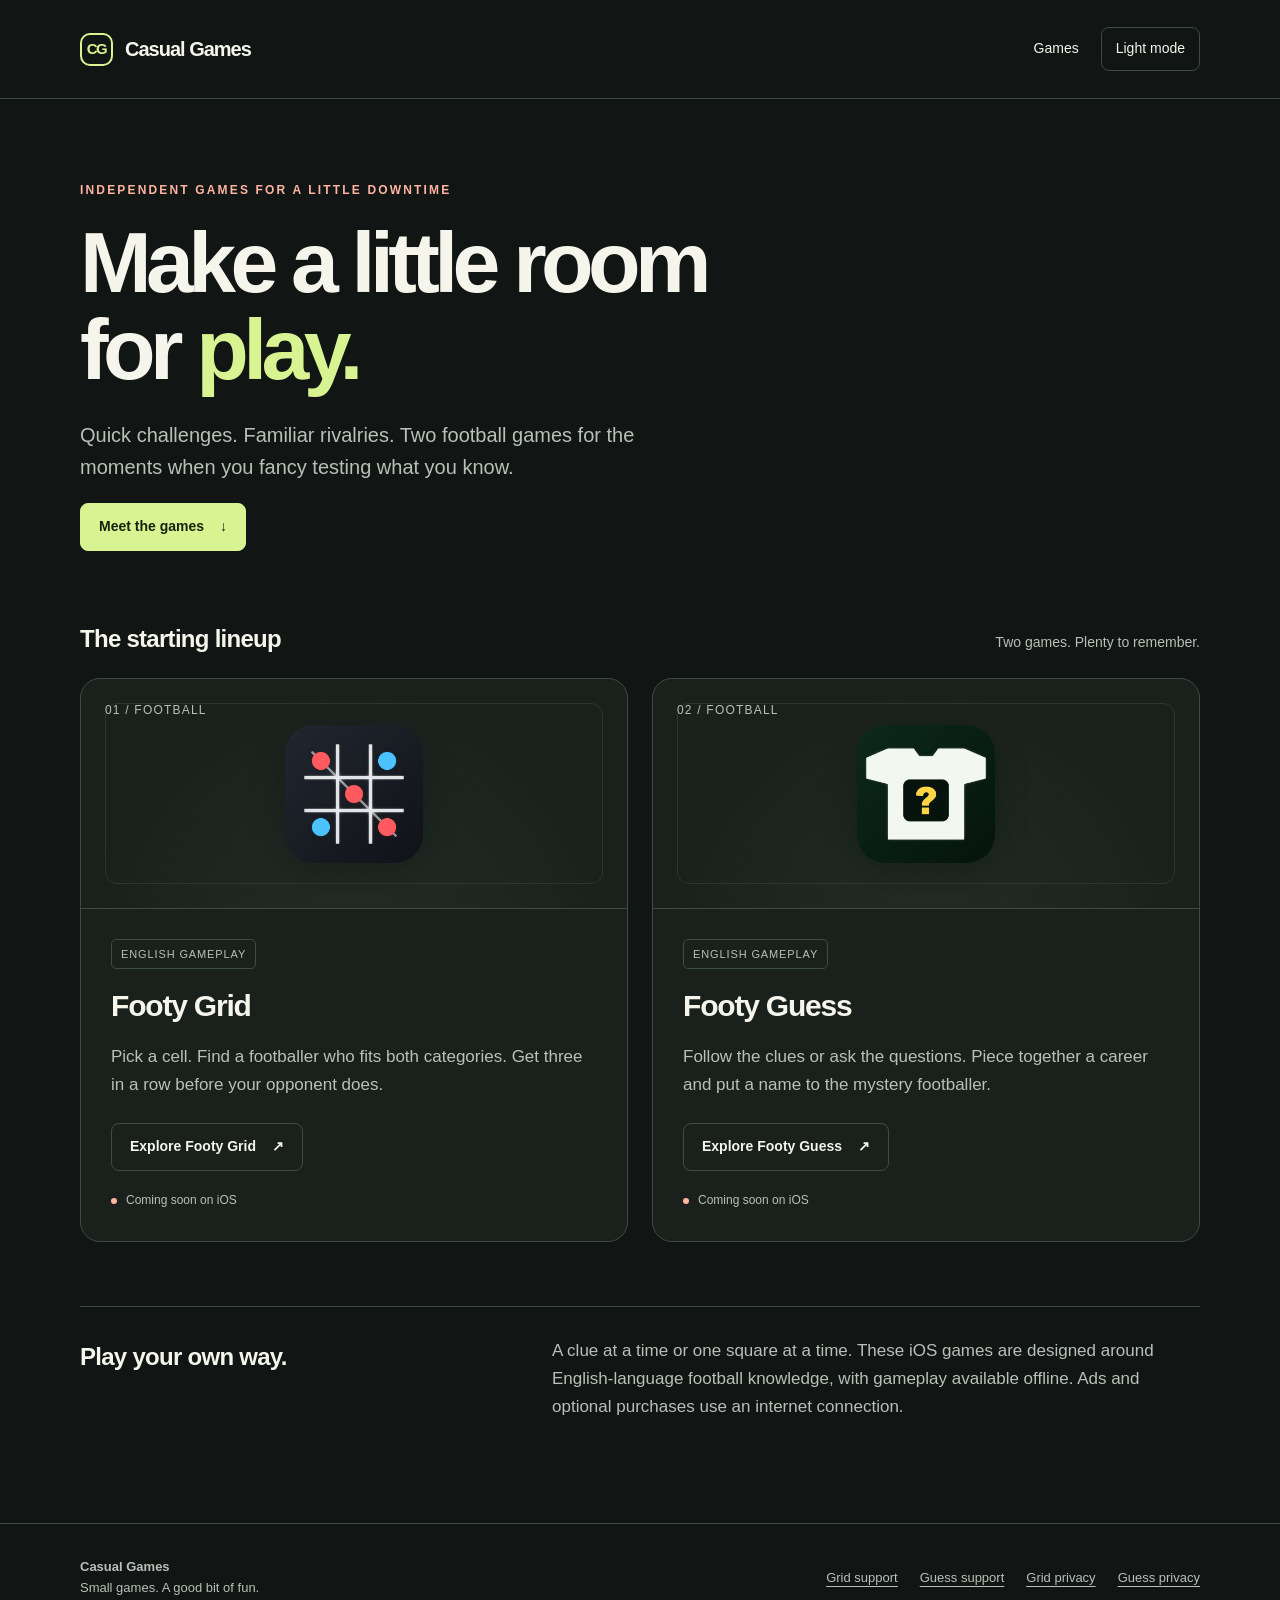
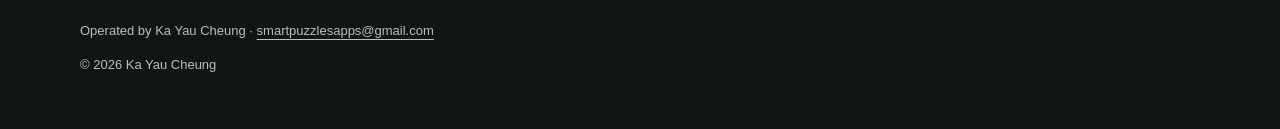
<file: index.html>
<!doctype html>
<html lang="en" data-theme="dark">
<head>
<meta charset="utf-8">
<meta name="viewport" content="width=device-width,initial-scale=1">
<meta name="color-scheme" content="dark light">
<meta name="robots" content="index,follow">
<meta name="description" content="Independent casual games from Ka Yau Cheung. Explore Footy Grid and Footy Guess, coming soon on iOS.">
<meta http-equiv="Content-Security-Policy" content="default-src 'none'; script-src 'self'; style-src 'self'; img-src 'self'; base-uri 'none'; form-action 'none'">
<title>A little room for play · Casual Games</title>
<link rel="canonical" href="https://smartpuzzles.github.io/casual-games/">
<link rel="icon" href="assets/favicon.svg" type="image/svg+xml">
<link rel="stylesheet" href="assets/site.css">
<script src="assets/theme.js"></script>
</head>
<body>
<a class="skip" href="#main">Skip to content</a>
<header class="site-header"><div class="wrap header-inner"><a class="brand" href="index.html" aria-label="Casual Games home"><span class="brand-mark" aria-hidden="true">CG</span>Casual Games</a><nav class="site-nav" aria-label="Main navigation"><a href="index.html#games">Games</a><button class="theme-toggle" type="button" data-theme-toggle hidden>Light mode</button></nav></div></header>
<main id="main" class="wrap">
<section class="hero"><div class="eyebrow">Independent games for a little downtime</div><h1>Make a little room<br>for <span>play.</span></h1><p>Quick challenges. Familiar rivalries. Two football games for the moments when you fancy testing what you know.</p><a class="button primary" href="#games">Meet the games <span aria-hidden="true">↓</span></a></section><section id="games" aria-labelledby="games-title"><div class="section-top"><h2 id="games-title">The starting lineup</h2><span class="small">Two games. Plenty to remember.</span></div><div class="game-grid"><article class="game-card"><div class="card-art"><span class="card-number">01 / FOOTBALL</span><img src="assets/footy-grid.png" width="138" height="138" alt="Footy Grid app icon"></div><div class="card-body"><span class="tag">English gameplay</span><h3>Footy Grid</h3><p>Pick a cell. Find a footballer who fits both categories. Get three in a row before your opponent does.</p><a class="button" href="footy-grid/">Explore Footy Grid <span aria-hidden="true">↗</span></a><div class="status">Coming soon on iOS</div></div></article><article class="game-card"><div class="card-art"><span class="card-number">02 / FOOTBALL</span><img src="assets/footy-guess.png" width="138" height="138" alt="Footy Guess app icon"></div><div class="card-body"><span class="tag">English gameplay</span><h3>Footy Guess</h3><p>Follow the clues or ask the questions. Piece together a career and put a name to the mystery footballer.</p><a class="button" href="footy-guess/">Explore Footy Guess <span aria-hidden="true">↗</span></a><div class="status">Coming soon on iOS</div></div></article></div></section><section class="quiet-section"><h2>Play your own way.</h2><p>A clue at a time or one square at a time. These iOS games are designed around English-language football knowledge, with gameplay available offline. Ads and optional purchases use an internet connection.</p></section>
</main>
<footer class="site-footer"><div class="wrap"><div class="footer-top"><div><strong>Casual Games</strong><br>Small games. A good bit of fun.</div><nav class="footer-links" aria-label="App information"><a href="footy-grid/support/">Grid support</a><a href="footy-guess/support/">Guess support</a><a href="footy-grid/privacy/">Grid privacy</a><a href="footy-guess/privacy/">Guess privacy</a></nav></div><p class="footer-contact">Operated by Ka Yau Cheung · <a href="mailto:smartpuzzlesapps@gmail.com">smartpuzzlesapps@gmail.com</a></p><p>© 2026 Ka Yau Cheung</p></div></footer>
</body>
</html>
</file>
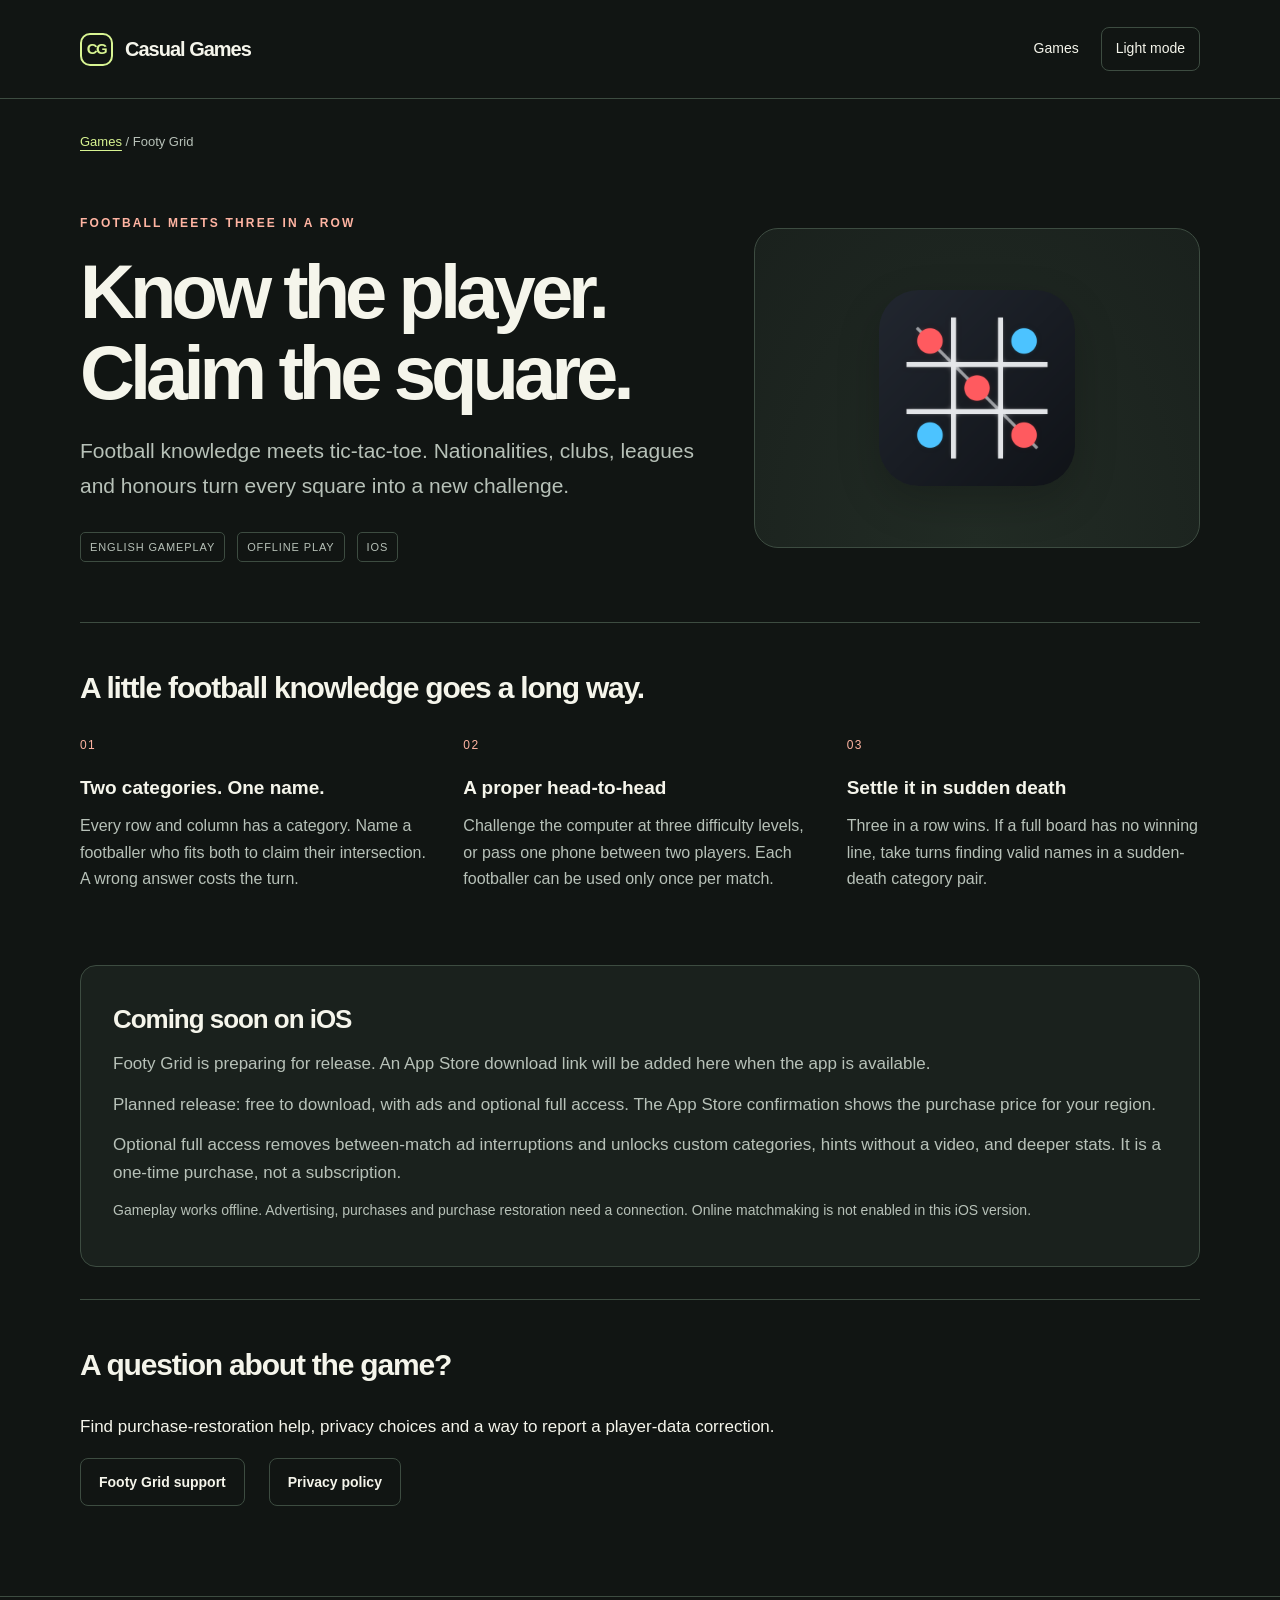
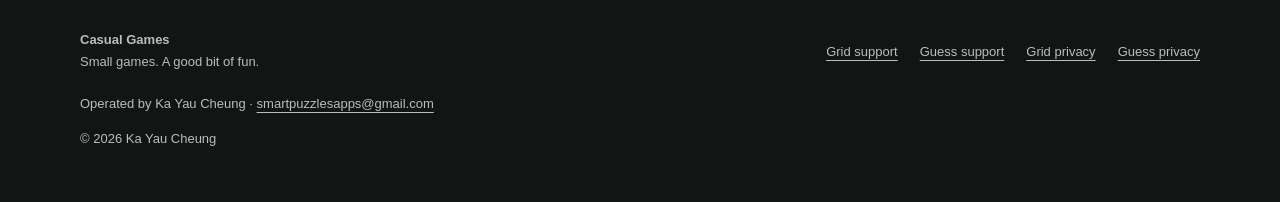
<file: footy-grid/index.html>
<!doctype html>
<html lang="en" data-theme="dark">
<head>
<meta charset="utf-8">
<meta name="viewport" content="width=device-width,initial-scale=1">
<meta name="color-scheme" content="dark light">
<meta name="robots" content="index,follow">
<meta name="description" content="Football knowledge meets tic-tac-toe. Nationalities, clubs, leagues and honours turn every square into a new challenge.">
<meta http-equiv="Content-Security-Policy" content="default-src 'none'; script-src 'self'; style-src 'self'; img-src 'self'; base-uri 'none'; form-action 'none'">
<title>Footy Grid · Casual Games</title>
<link rel="canonical" href="https://smartpuzzles.github.io/casual-games/footy-grid/">
<link rel="icon" href="../assets/favicon.svg" type="image/svg+xml">
<link rel="stylesheet" href="../assets/site.css">
<script src="../assets/theme.js"></script>
</head>
<body>
<a class="skip" href="#main">Skip to content</a>
<header class="site-header"><div class="wrap header-inner"><a class="brand" href="../index.html" aria-label="Casual Games home"><span class="brand-mark" aria-hidden="true">CG</span>Casual Games</a><nav class="site-nav" aria-label="Main navigation"><a href="../index.html#games">Games</a><button class="theme-toggle" type="button" data-theme-toggle hidden>Light mode</button></nav></div></header>
<main id="main" class="wrap">
<p class="breadcrumbs"><a href="../index.html#games">Games</a> / Footy Grid</p><section class="app-hero"><div><div class="eyebrow">Football meets three in a row</div><h1>Know the player.<br>Claim the square.</h1><p class="lead">Football knowledge meets tic-tac-toe. Nationalities, clubs, leagues and honours turn every square into a new challenge.</p><div class="meta-row"><span class="tag">English gameplay</span><span class="tag">Offline play</span><span class="tag">iOS</span></div></div><div class="app-icon-stage"><img src="../assets/footy-grid.png" width="196" height="196" alt="Footy Grid app icon"></div></section><section class="feature-section" aria-labelledby="how-to-play"><h2 id="how-to-play">A little football knowledge goes a long way.</h2><div class="feature-grid"><article><div class="feature-number">01</div><h3>Two categories. One name.</h3><p>Every row and column has a category. Name a footballer who fits both to claim their intersection. A wrong answer costs the turn.</p></article><article><div class="feature-number">02</div><h3>A proper head-to-head</h3><p>Challenge the computer at three difficulty levels, or pass one phone between two players. Each footballer can be used only once per match.</p></article><article><div class="feature-number">03</div><h3>Settle it in sudden death</h3><p>Three in a row wins. If a full board has no winning line, take turns finding valid names in a sudden-death category pair.</p></article></div></section><section class="availability" aria-labelledby="availability"><h2 id="availability">Coming soon on iOS</h2><p>Footy Grid is preparing for release. An App Store download link will be added here when the app is available.</p><p>Planned release: free to download, with ads and optional full access. The App Store confirmation shows the purchase price for your region.</p><p>Optional full access removes between-match ad interruptions and unlocks custom categories, hints without a video, and deeper stats. It is a one-time purchase, not a subscription.</p><p class="small">Gameplay works offline. Advertising, purchases and purchase restoration need a connection. Online matchmaking is not enabled in this iOS version.</p></section><section class="feature-section"><h2>A question about the game?</h2><p>Find purchase-restoration help, privacy choices and a way to report a player-data correction.</p><div class="link-row"><a class="button" href="support/">Footy Grid support</a><a class="button" href="privacy/">Privacy policy</a></div></section>
</main>
<footer class="site-footer"><div class="wrap"><div class="footer-top"><div><strong>Casual Games</strong><br>Small games. A good bit of fun.</div><nav class="footer-links" aria-label="App information"><a href="../footy-grid/support/">Grid support</a><a href="../footy-guess/support/">Guess support</a><a href="../footy-grid/privacy/">Grid privacy</a><a href="../footy-guess/privacy/">Guess privacy</a></nav></div><p class="footer-contact">Operated by Ka Yau Cheung · <a href="mailto:smartpuzzlesapps@gmail.com">smartpuzzlesapps@gmail.com</a></p><p>© 2026 Ka Yau Cheung</p></div></footer>
</body>
</html>
</file>
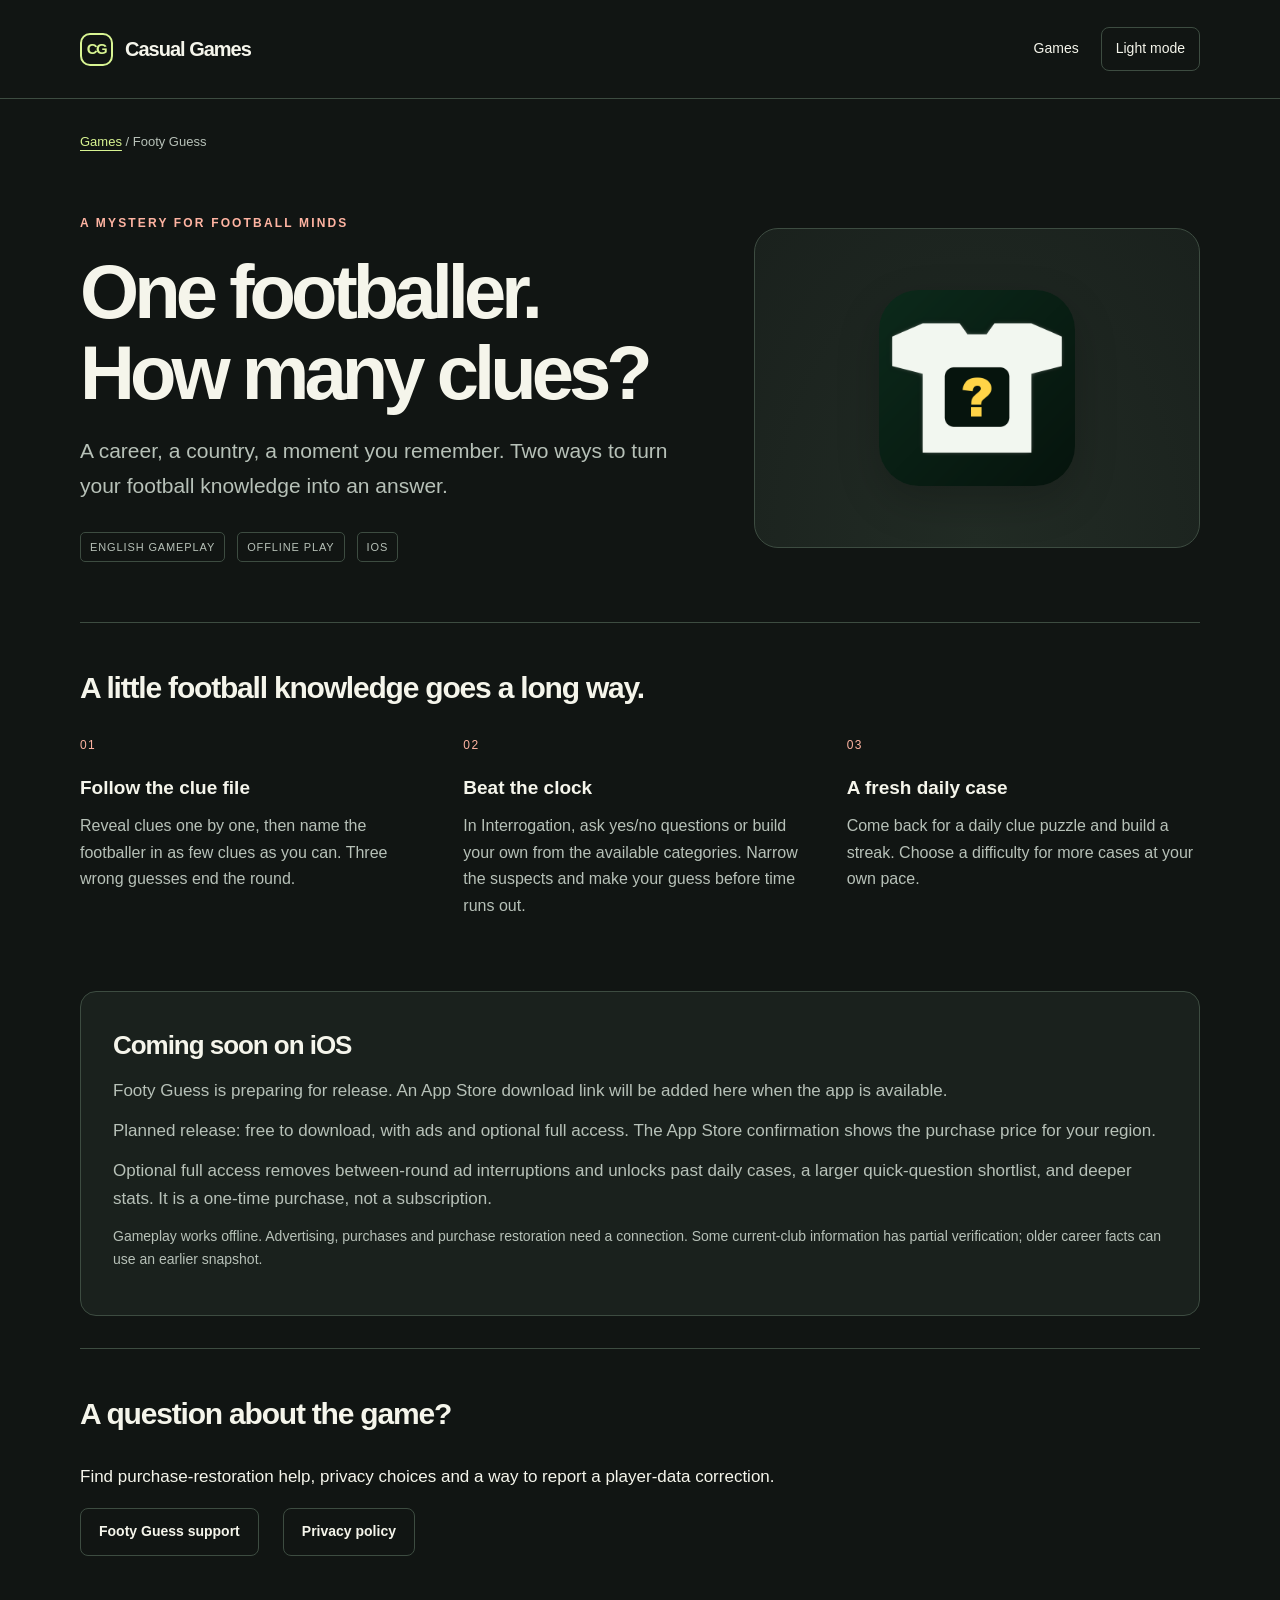
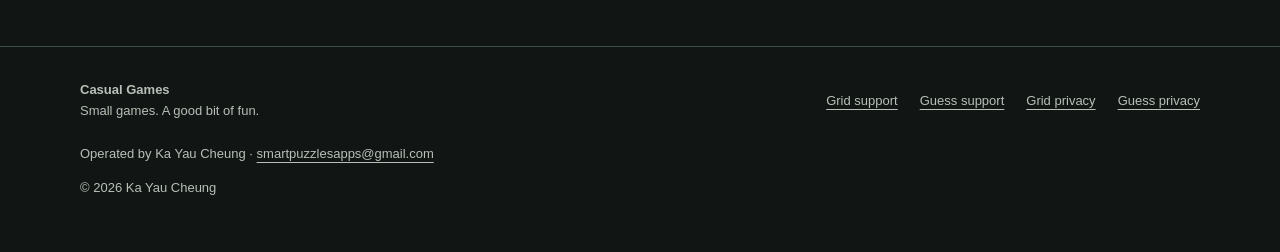
<file: footy-guess/index.html>
<!doctype html>
<html lang="en" data-theme="dark">
<head>
<meta charset="utf-8">
<meta name="viewport" content="width=device-width,initial-scale=1">
<meta name="color-scheme" content="dark light">
<meta name="robots" content="index,follow">
<meta name="description" content="A career, a country, a moment you remember. Two ways to turn your football knowledge into an answer.">
<meta http-equiv="Content-Security-Policy" content="default-src 'none'; script-src 'self'; style-src 'self'; img-src 'self'; base-uri 'none'; form-action 'none'">
<title>Footy Guess · Casual Games</title>
<link rel="canonical" href="https://smartpuzzles.github.io/casual-games/footy-guess/">
<link rel="icon" href="../assets/favicon.svg" type="image/svg+xml">
<link rel="stylesheet" href="../assets/site.css">
<script src="../assets/theme.js"></script>
</head>
<body>
<a class="skip" href="#main">Skip to content</a>
<header class="site-header"><div class="wrap header-inner"><a class="brand" href="../index.html" aria-label="Casual Games home"><span class="brand-mark" aria-hidden="true">CG</span>Casual Games</a><nav class="site-nav" aria-label="Main navigation"><a href="../index.html#games">Games</a><button class="theme-toggle" type="button" data-theme-toggle hidden>Light mode</button></nav></div></header>
<main id="main" class="wrap">
<p class="breadcrumbs"><a href="../index.html#games">Games</a> / Footy Guess</p><section class="app-hero"><div><div class="eyebrow">A mystery for football minds</div><h1>One footballer.<br>How many clues?</h1><p class="lead">A career, a country, a moment you remember. Two ways to turn your football knowledge into an answer.</p><div class="meta-row"><span class="tag">English gameplay</span><span class="tag">Offline play</span><span class="tag">iOS</span></div></div><div class="app-icon-stage"><img src="../assets/footy-guess.png" width="196" height="196" alt="Footy Guess app icon"></div></section><section class="feature-section" aria-labelledby="how-to-play"><h2 id="how-to-play">A little football knowledge goes a long way.</h2><div class="feature-grid"><article><div class="feature-number">01</div><h3>Follow the clue file</h3><p>Reveal clues one by one, then name the footballer in as few clues as you can. Three wrong guesses end the round.</p></article><article><div class="feature-number">02</div><h3>Beat the clock</h3><p>In Interrogation, ask yes/no questions or build your own from the available categories. Narrow the suspects and make your guess before time runs out.</p></article><article><div class="feature-number">03</div><h3>A fresh daily case</h3><p>Come back for a daily clue puzzle and build a streak. Choose a difficulty for more cases at your own pace.</p></article></div></section><section class="availability" aria-labelledby="availability"><h2 id="availability">Coming soon on iOS</h2><p>Footy Guess is preparing for release. An App Store download link will be added here when the app is available.</p><p>Planned release: free to download, with ads and optional full access. The App Store confirmation shows the purchase price for your region.</p><p>Optional full access removes between-round ad interruptions and unlocks past daily cases, a larger quick-question shortlist, and deeper stats. It is a one-time purchase, not a subscription.</p><p class="small">Gameplay works offline. Advertising, purchases and purchase restoration need a connection. Some current-club information has partial verification; older career facts can use an earlier snapshot.</p></section><section class="feature-section"><h2>A question about the game?</h2><p>Find purchase-restoration help, privacy choices and a way to report a player-data correction.</p><div class="link-row"><a class="button" href="support/">Footy Guess support</a><a class="button" href="privacy/">Privacy policy</a></div></section>
</main>
<footer class="site-footer"><div class="wrap"><div class="footer-top"><div><strong>Casual Games</strong><br>Small games. A good bit of fun.</div><nav class="footer-links" aria-label="App information"><a href="../footy-grid/support/">Grid support</a><a href="../footy-guess/support/">Guess support</a><a href="../footy-grid/privacy/">Grid privacy</a><a href="../footy-guess/privacy/">Guess privacy</a></nav></div><p class="footer-contact">Operated by Ka Yau Cheung · <a href="mailto:smartpuzzlesapps@gmail.com">smartpuzzlesapps@gmail.com</a></p><p>© 2026 Ka Yau Cheung</p></div></footer>
</body>
</html>
</file>
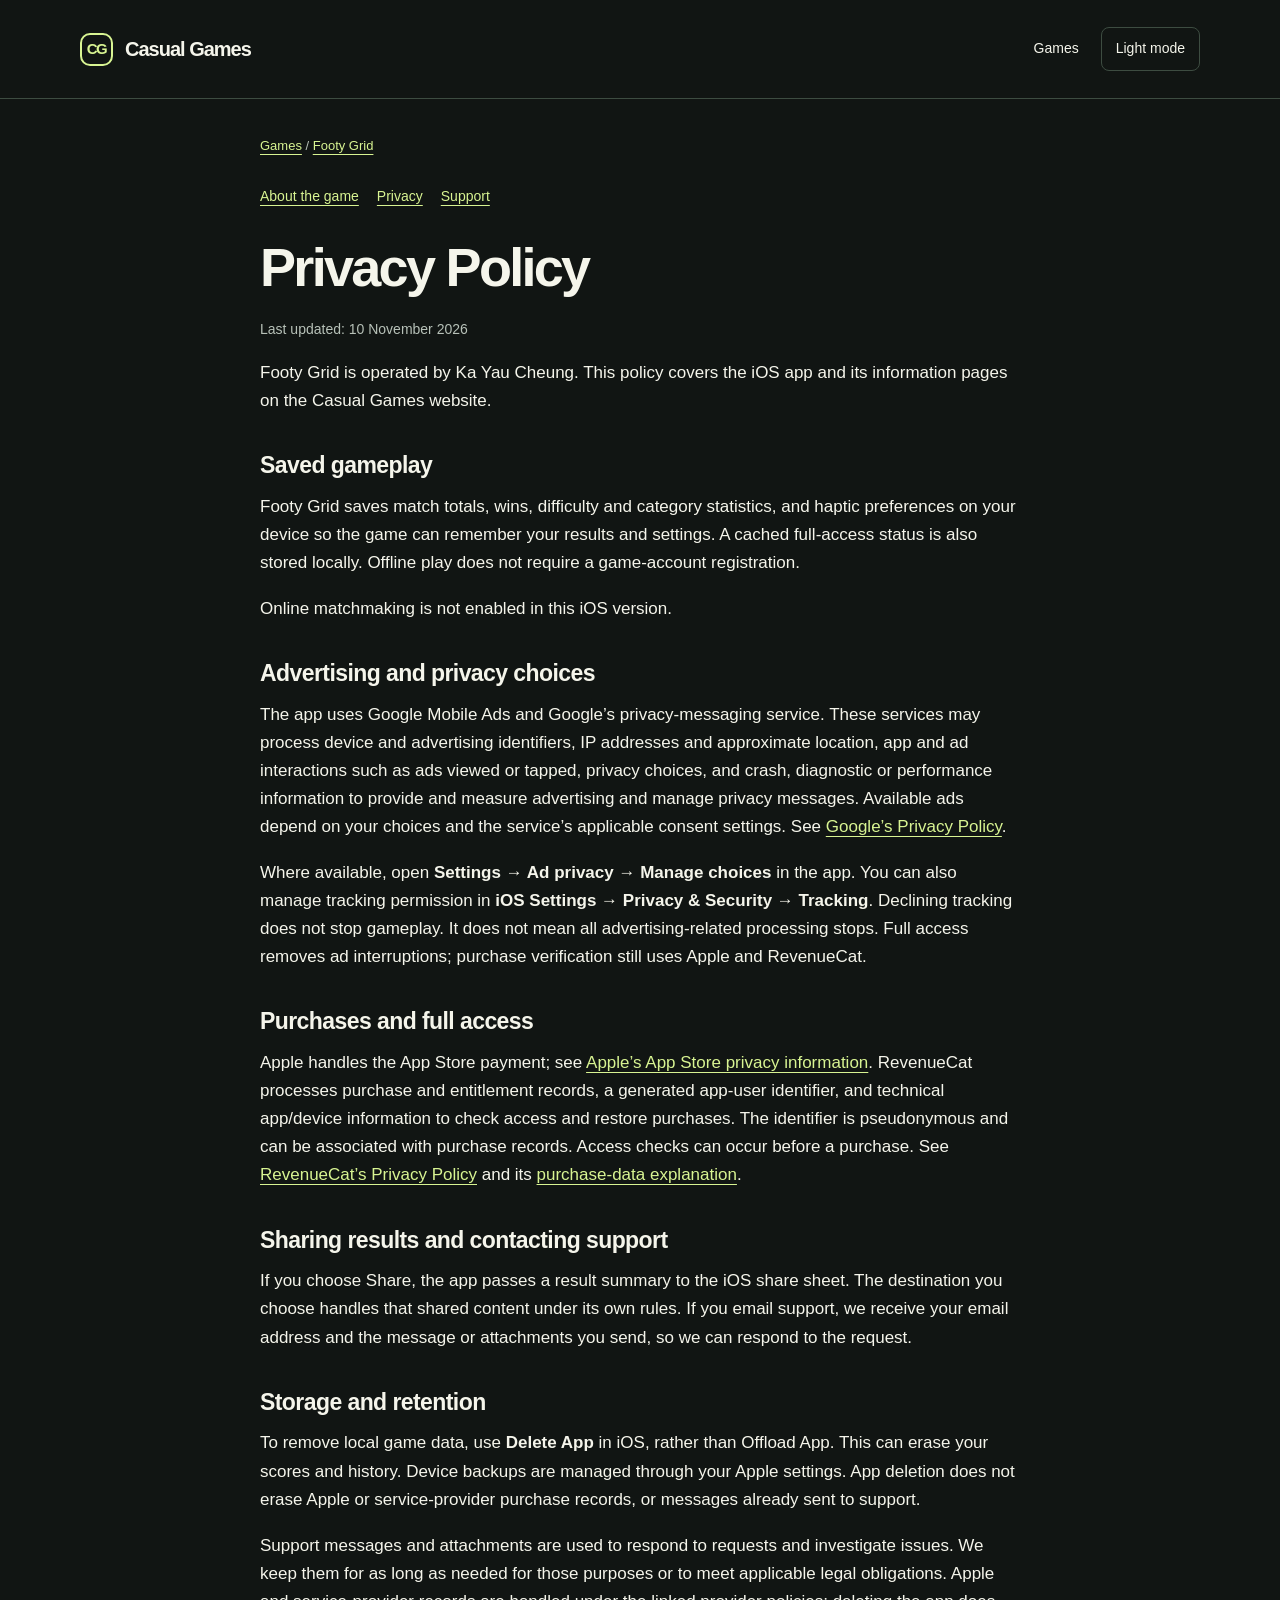
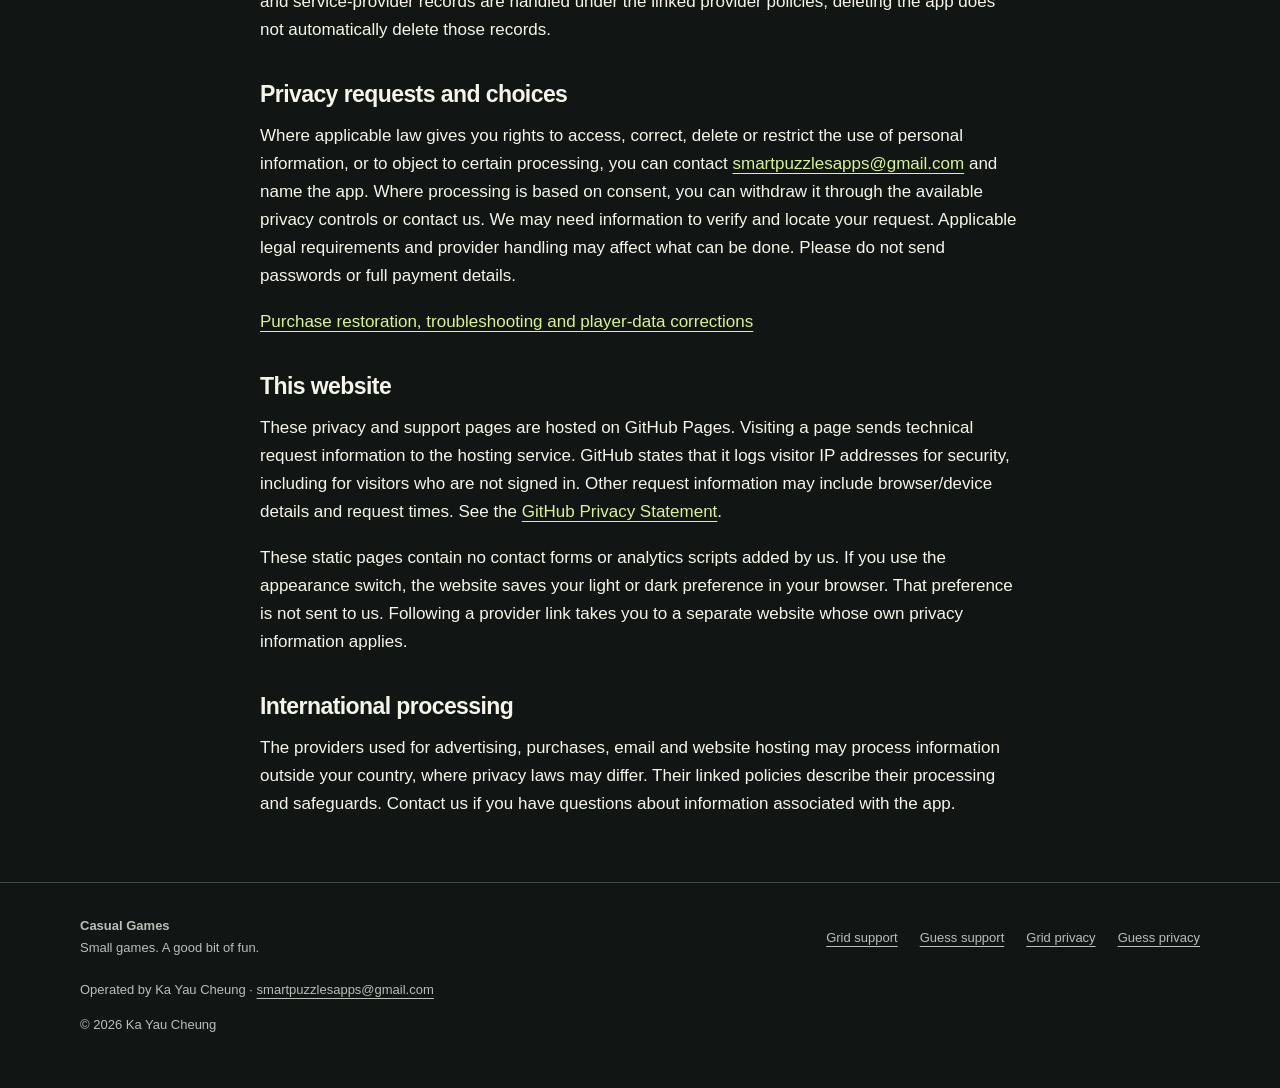
<file: footy-grid/privacy/index.html>
<!doctype html>
<html lang="en" data-theme="dark">
<head>
<meta charset="utf-8">
<meta name="viewport" content="width=device-width,initial-scale=1">
<meta name="color-scheme" content="dark light">
<meta name="robots" content="index,follow">
<meta name="description" content="Footy Grid privacy information for the iOS app, operated by Ka Yau Cheung.">
<meta http-equiv="Content-Security-Policy" content="default-src 'none'; script-src 'self'; style-src 'self'; img-src 'self'; base-uri 'none'; form-action 'none'">
<title>Footy Grid — Privacy · Casual Games</title>
<link rel="canonical" href="https://smartpuzzles.github.io/casual-games/footy-grid/privacy/">
<link rel="icon" href="../../assets/favicon.svg" type="image/svg+xml">
<link rel="stylesheet" href="../../assets/site.css">
<script src="../../assets/theme.js"></script>
</head>
<body>
<a class="skip" href="#main">Skip to content</a>
<header class="site-header"><div class="wrap header-inner"><a class="brand" href="../../index.html" aria-label="Casual Games home"><span class="brand-mark" aria-hidden="true">CG</span>Casual Games</a><nav class="site-nav" aria-label="Main navigation"><a href="../../index.html#games">Games</a><button class="theme-toggle" type="button" data-theme-toggle hidden>Light mode</button></nav></div></header>
<main id="main" class="wrap legal">
<p class="breadcrumbs"><a href="../../index.html#games">Games</a> / <a href="../">Footy Grid</a></p><nav class="legal-nav" aria-label="Footy Grid information"><a href="../">About the game</a><a href="../privacy/">Privacy</a><a href="../support/">Support</a></nav><h1>Privacy Policy</h1>
<p class="intro">Last updated: 10 November 2026</p>
<p>Footy Grid is operated by Ka Yau Cheung. This policy covers the iOS app and its information pages on the Casual Games website.</p>
<h2>Saved gameplay</h2>
<p>Footy Grid saves match totals, wins, difficulty and category statistics, and haptic preferences on your device so the game can remember your results and settings. A cached full-access status is also stored locally. Offline play does not require a game-account registration.</p>
<p>Online matchmaking is not enabled in this iOS version.</p>
<h2>Advertising and privacy choices</h2>
<p>The app uses Google Mobile Ads and Google’s privacy-messaging service. These services may process device and advertising identifiers, IP addresses and approximate location, app and ad interactions such as ads viewed or tapped, privacy choices, and crash, diagnostic or performance information to provide and measure advertising and manage privacy messages. Available ads depend on your choices and the service’s applicable consent settings. See <a href="https://policies.google.com/privacy" rel="noreferrer">Google’s Privacy Policy</a>.</p>
<p>Where available, open <strong>Settings → Ad privacy → Manage choices</strong> in the app. You can also manage tracking permission in <strong>iOS Settings → Privacy &amp; Security → Tracking</strong>. Declining tracking does not stop gameplay. It does not mean all advertising-related processing stops. Full access removes ad interruptions; purchase verification still uses Apple and RevenueCat.</p>
<h2>Purchases and full access</h2>
<p>Apple handles the App Store payment; see <a href="https://www.apple.com/legal/privacy/data/en/app-store/" rel="noreferrer">Apple’s App Store privacy information</a>. RevenueCat processes purchase and entitlement records, a generated app-user identifier, and technical app/device information to check access and restore purchases. The identifier is pseudonymous and can be associated with purchase records. Access checks can occur before a purchase. See <a href="https://www.revenuecat.com/privacy" rel="noreferrer">RevenueCat’s Privacy Policy</a> and its <a href="https://www.revenuecat.com/docs/platform-resources/apple-platform-resources/apple-app-privacy" rel="noreferrer">purchase-data explanation</a>.</p>
<h2>Sharing results and contacting support</h2>
<p>If you choose Share, the app passes a result summary to the iOS share sheet. The destination you choose handles that shared content under its own rules. If you email support, we receive your email address and the message or attachments you send, so we can respond to the request.</p>
<h2>Storage and retention</h2>
<p>To remove local game data, use <strong>Delete App</strong> in iOS, rather than Offload App. This can erase your scores and history. Device backups are managed through your Apple settings. App deletion does not erase Apple or service-provider purchase records, or messages already sent to support.</p>
<p>Support messages and attachments are used to respond to requests and investigate issues. We keep them for as long as needed for those purposes or to meet applicable legal obligations. Apple and service-provider records are handled under the linked provider policies; deleting the app does not automatically delete those records.</p>
<h2>Privacy requests and choices</h2>
<p>Where applicable law gives you rights to access, correct, delete or restrict the use of personal information, or to object to certain processing, you can contact <a class="contact" href="mailto:smartpuzzlesapps@gmail.com">smartpuzzlesapps@gmail.com</a> and name the app. Where processing is based on consent, you can withdraw it through the available privacy controls or contact us. We may need information to verify and locate your request. Applicable legal requirements and provider handling may affect what can be done. Please do not send passwords or full payment details.</p>
<p><a href="../support/">Purchase restoration, troubleshooting and player-data corrections</a></p>

<h2>This website</h2>
<p>These privacy and support pages are hosted on GitHub Pages. Visiting a page sends technical request information to the hosting service. GitHub states that it logs visitor IP addresses for security, including for visitors who are not signed in. Other request information may include browser/device details and request times. See the <a href="https://docs.github.com/en/site-policy/privacy-policies/github-general-privacy-statement" rel="noreferrer">GitHub Privacy Statement</a>.</p>
<p>These static pages contain no contact forms or analytics scripts added by us. If you use the appearance switch, the website saves your light or dark preference in your browser. That preference is not sent to us. Following a provider link takes you to a separate website whose own privacy information applies.</p>
<h2>International processing</h2>
<p>The providers used for advertising, purchases, email and website hosting may process information outside your country, where privacy laws may differ. Their linked policies describe their processing and safeguards. Contact us if you have questions about information associated with the app.</p>
</main>
<footer class="site-footer"><div class="wrap"><div class="footer-top"><div><strong>Casual Games</strong><br>Small games. A good bit of fun.</div><nav class="footer-links" aria-label="App information"><a href="../../footy-grid/support/">Grid support</a><a href="../../footy-guess/support/">Guess support</a><a href="../../footy-grid/privacy/">Grid privacy</a><a href="../../footy-guess/privacy/">Guess privacy</a></nav></div><p class="footer-contact">Operated by Ka Yau Cheung · <a href="mailto:smartpuzzlesapps@gmail.com">smartpuzzlesapps@gmail.com</a></p><p>© 2026 Ka Yau Cheung</p></div></footer>
</body>
</html>
</file>
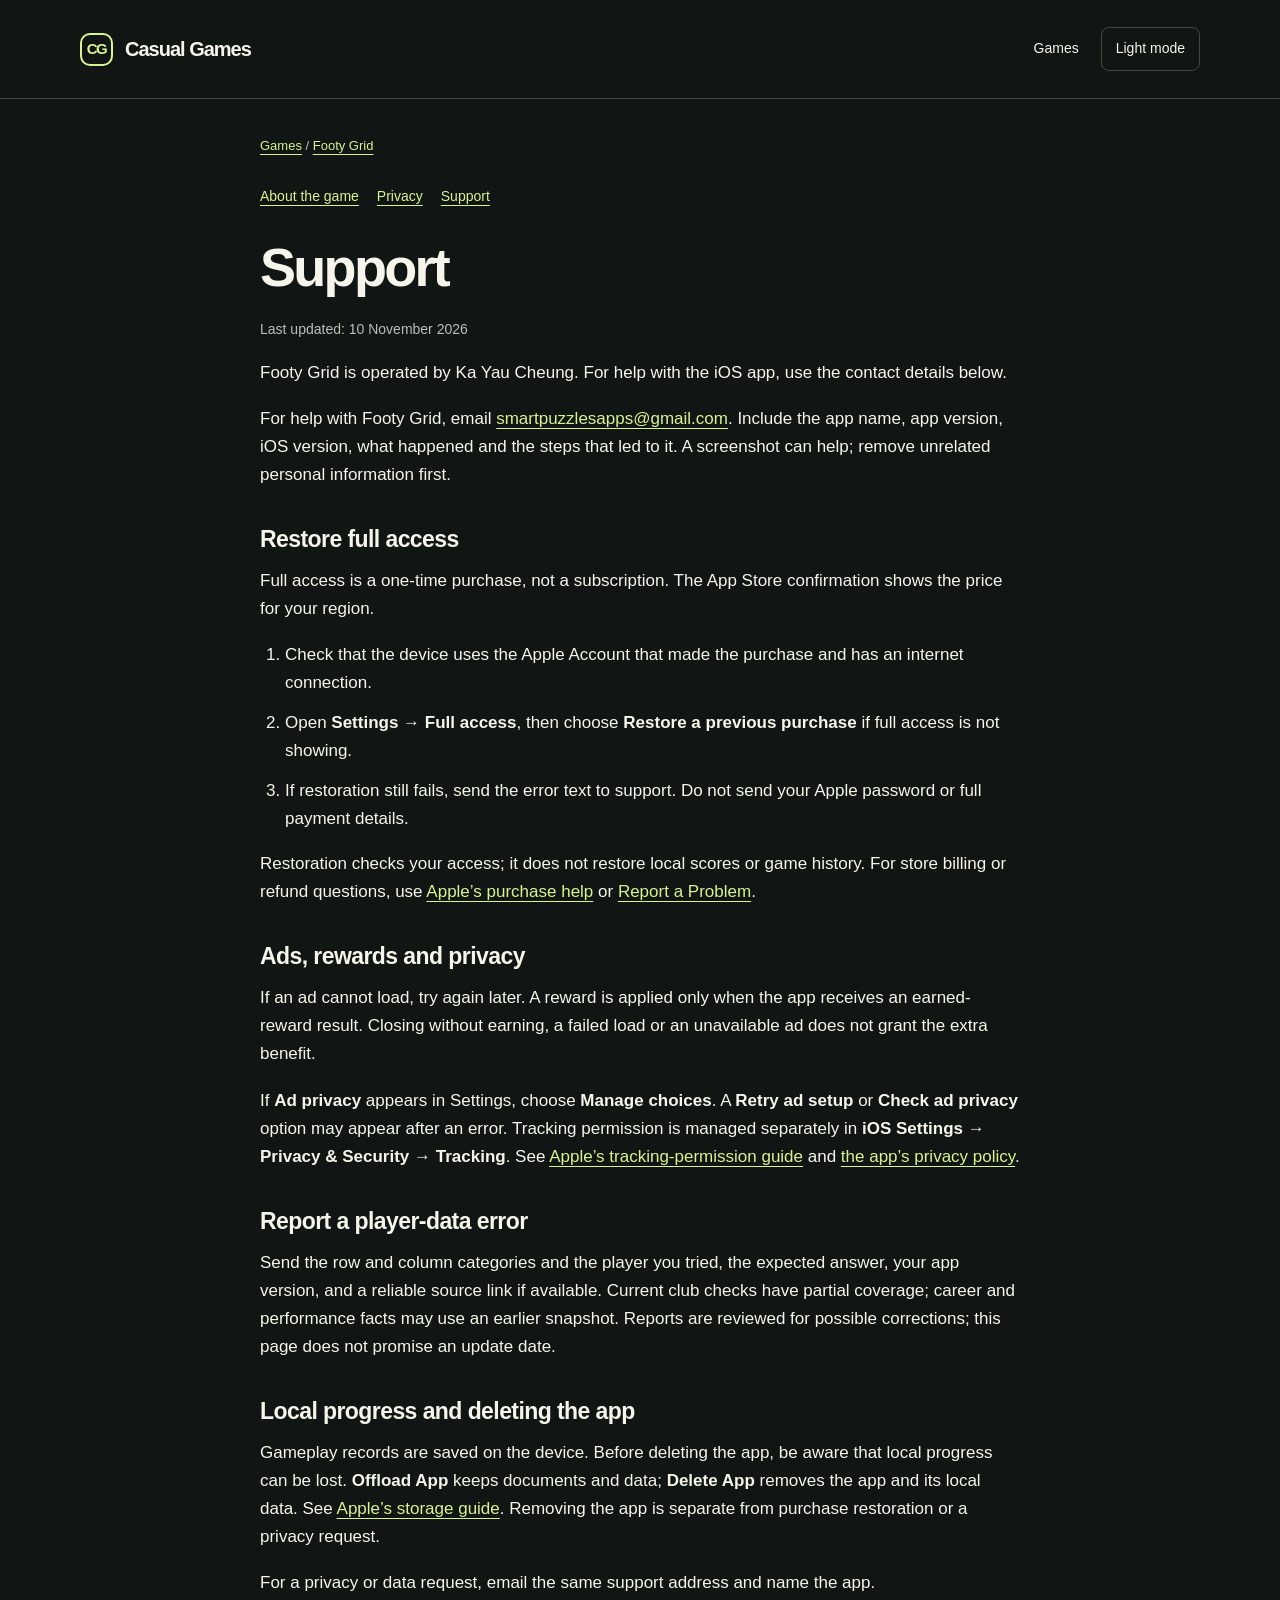
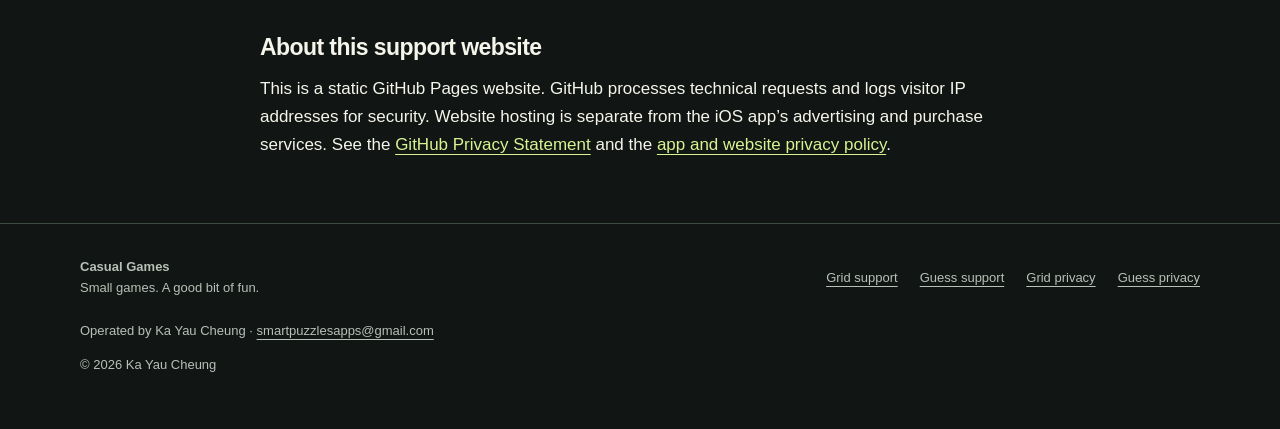
<file: footy-grid/support/index.html>
<!doctype html>
<html lang="en" data-theme="dark">
<head>
<meta charset="utf-8">
<meta name="viewport" content="width=device-width,initial-scale=1">
<meta name="color-scheme" content="dark light">
<meta name="robots" content="index,follow">
<meta name="description" content="Footy Grid support information for the iOS app, operated by Ka Yau Cheung.">
<meta http-equiv="Content-Security-Policy" content="default-src 'none'; script-src 'self'; style-src 'self'; img-src 'self'; base-uri 'none'; form-action 'none'">
<title>Footy Grid — Support · Casual Games</title>
<link rel="canonical" href="https://smartpuzzles.github.io/casual-games/footy-grid/support/">
<link rel="icon" href="../../assets/favicon.svg" type="image/svg+xml">
<link rel="stylesheet" href="../../assets/site.css">
<script src="../../assets/theme.js"></script>
</head>
<body>
<a class="skip" href="#main">Skip to content</a>
<header class="site-header"><div class="wrap header-inner"><a class="brand" href="../../index.html" aria-label="Casual Games home"><span class="brand-mark" aria-hidden="true">CG</span>Casual Games</a><nav class="site-nav" aria-label="Main navigation"><a href="../../index.html#games">Games</a><button class="theme-toggle" type="button" data-theme-toggle hidden>Light mode</button></nav></div></header>
<main id="main" class="wrap legal">
<p class="breadcrumbs"><a href="../../index.html#games">Games</a> / <a href="../">Footy Grid</a></p><nav class="legal-nav" aria-label="Footy Grid information"><a href="../">About the game</a><a href="../privacy/">Privacy</a><a href="../support/">Support</a></nav><h1>Support</h1>
<p class="intro">Last updated: 10 November 2026</p>
<p>Footy Grid is operated by Ka Yau Cheung. For help with the iOS app, use the contact details below.</p>
<p>For help with Footy Grid, email <a class="contact" href="mailto:smartpuzzlesapps@gmail.com">smartpuzzlesapps@gmail.com</a>. Include the app name, app version, iOS version, what happened and the steps that led to it. A screenshot can help; remove unrelated personal information first.</p>
<h2>Restore full access</h2>
<p>Full access is a one-time purchase, not a subscription. The App Store confirmation shows the price for your region.</p>
<ol><li>Check that the device uses the Apple Account that made the purchase and has an internet connection.</li><li>Open <strong>Settings → Full access</strong>, then choose <strong>Restore a previous purchase</strong> if full access is not showing.</li><li>If restoration still fails, send the error text to support. Do not send your Apple password or full payment details.</li></ol>
<p>Restoration checks your access; it does not restore local scores or game history. For store billing or refund questions, use <a href="https://support.apple.com/en-us/108096" rel="noreferrer">Apple’s purchase help</a> or <a href="https://reportaproblem.apple.com/" rel="noreferrer">Report a Problem</a>.</p>
<h2>Ads, rewards and privacy</h2>
<p>If an ad cannot load, try again later. A reward is applied only when the app receives an earned-reward result. Closing without earning, a failed load or an unavailable ad does not grant the extra benefit.</p>
<p>If <strong>Ad privacy</strong> appears in Settings, choose <strong>Manage choices</strong>. A <strong>Retry ad setup</strong> or <strong>Check ad privacy</strong> option may appear after an error. Tracking permission is managed separately in <strong>iOS Settings → Privacy &amp; Security → Tracking</strong>. See <a href="https://support.apple.com/en-gb/102420" rel="noreferrer">Apple’s tracking-permission guide</a> and <a href="../privacy/">the app’s privacy policy</a>.</p>
<h2>Report a player-data error</h2>
<p>Send the row and column categories and the player you tried, the expected answer, your app version, and a reliable source link if available. Current club checks have partial coverage; career and performance facts may use an earlier snapshot. Reports are reviewed for possible corrections; this page does not promise an update date.</p>
<h2>Local progress and deleting the app</h2>
<p>Gameplay records are saved on the device. Before deleting the app, be aware that local progress can be lost. <strong>Offload App</strong> keeps documents and data; <strong>Delete App</strong> removes the app and its local data. See <a href="https://support.apple.com/en-us/108429" rel="noreferrer">Apple’s storage guide</a>. Removing the app is separate from purchase restoration or a privacy request.</p>
<p>For a privacy or data request, email the same support address and name the app. </p>
<h2>About this support website</h2>
<p>This is a static GitHub Pages website. GitHub processes technical requests and logs visitor IP addresses for security. Website hosting is separate from the iOS app’s advertising and purchase services. See the <a href="https://docs.github.com/en/site-policy/privacy-policies/github-general-privacy-statement" rel="noreferrer">GitHub Privacy Statement</a> and the <a href="../privacy/">app and website privacy policy</a>.</p>
</main>
<footer class="site-footer"><div class="wrap"><div class="footer-top"><div><strong>Casual Games</strong><br>Small games. A good bit of fun.</div><nav class="footer-links" aria-label="App information"><a href="../../footy-grid/support/">Grid support</a><a href="../../footy-guess/support/">Guess support</a><a href="../../footy-grid/privacy/">Grid privacy</a><a href="../../footy-guess/privacy/">Guess privacy</a></nav></div><p class="footer-contact">Operated by Ka Yau Cheung · <a href="mailto:smartpuzzlesapps@gmail.com">smartpuzzlesapps@gmail.com</a></p><p>© 2026 Ka Yau Cheung</p></div></footer>
</body>
</html>
</file>
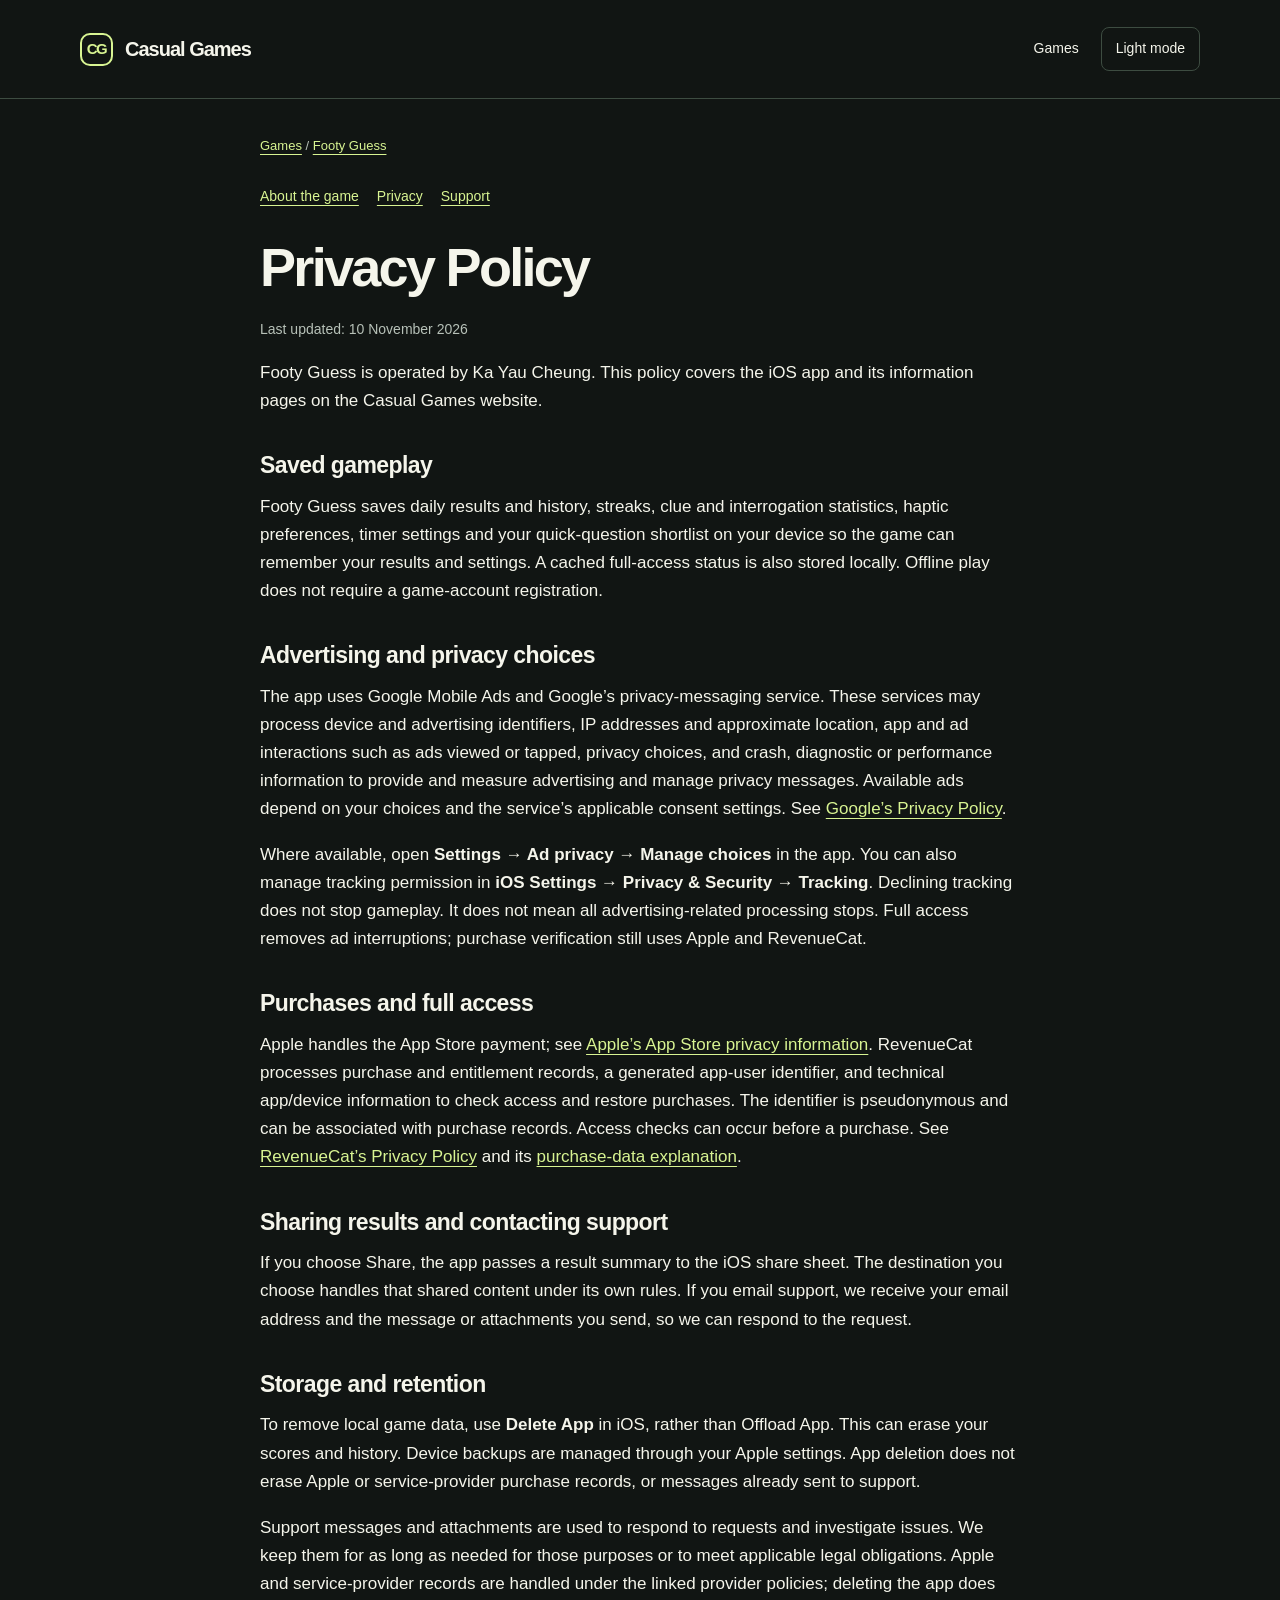
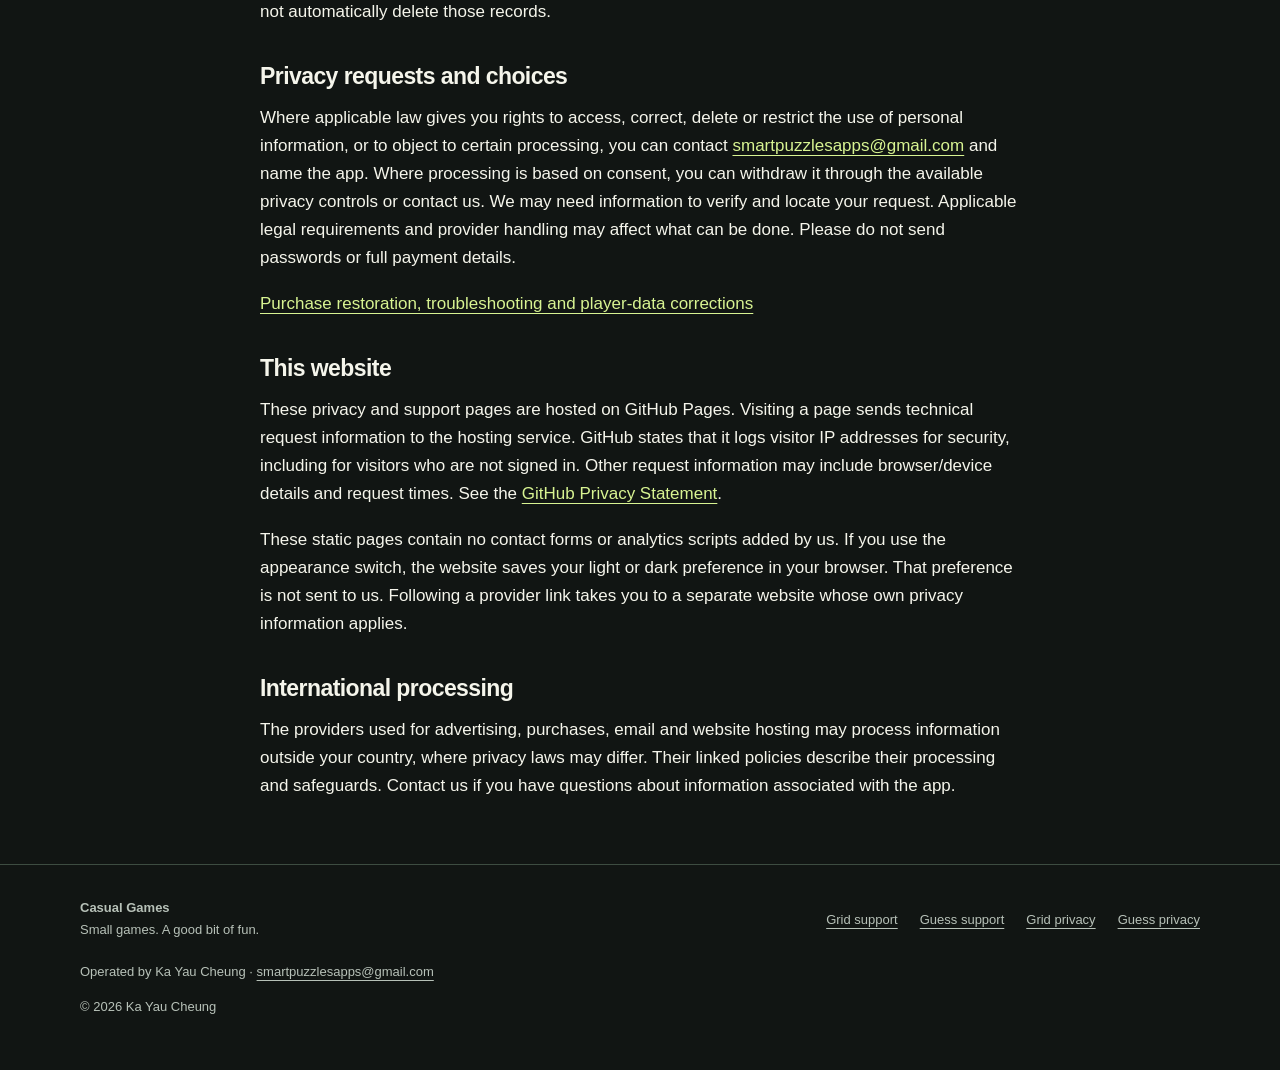
<file: footy-guess/privacy/index.html>
<!doctype html>
<html lang="en" data-theme="dark">
<head>
<meta charset="utf-8">
<meta name="viewport" content="width=device-width,initial-scale=1">
<meta name="color-scheme" content="dark light">
<meta name="robots" content="index,follow">
<meta name="description" content="Footy Guess privacy information for the iOS app, operated by Ka Yau Cheung.">
<meta http-equiv="Content-Security-Policy" content="default-src 'none'; script-src 'self'; style-src 'self'; img-src 'self'; base-uri 'none'; form-action 'none'">
<title>Footy Guess — Privacy · Casual Games</title>
<link rel="canonical" href="https://smartpuzzles.github.io/casual-games/footy-guess/privacy/">
<link rel="icon" href="../../assets/favicon.svg" type="image/svg+xml">
<link rel="stylesheet" href="../../assets/site.css">
<script src="../../assets/theme.js"></script>
</head>
<body>
<a class="skip" href="#main">Skip to content</a>
<header class="site-header"><div class="wrap header-inner"><a class="brand" href="../../index.html" aria-label="Casual Games home"><span class="brand-mark" aria-hidden="true">CG</span>Casual Games</a><nav class="site-nav" aria-label="Main navigation"><a href="../../index.html#games">Games</a><button class="theme-toggle" type="button" data-theme-toggle hidden>Light mode</button></nav></div></header>
<main id="main" class="wrap legal">
<p class="breadcrumbs"><a href="../../index.html#games">Games</a> / <a href="../">Footy Guess</a></p><nav class="legal-nav" aria-label="Footy Guess information"><a href="../">About the game</a><a href="../privacy/">Privacy</a><a href="../support/">Support</a></nav><h1>Privacy Policy</h1>
<p class="intro">Last updated: 10 November 2026</p>
<p>Footy Guess is operated by Ka Yau Cheung. This policy covers the iOS app and its information pages on the Casual Games website.</p>
<h2>Saved gameplay</h2>
<p>Footy Guess saves daily results and history, streaks, clue and interrogation statistics, haptic preferences, timer settings and your quick-question shortlist on your device so the game can remember your results and settings. A cached full-access status is also stored locally. Offline play does not require a game-account registration.</p>

<h2>Advertising and privacy choices</h2>
<p>The app uses Google Mobile Ads and Google’s privacy-messaging service. These services may process device and advertising identifiers, IP addresses and approximate location, app and ad interactions such as ads viewed or tapped, privacy choices, and crash, diagnostic or performance information to provide and measure advertising and manage privacy messages. Available ads depend on your choices and the service’s applicable consent settings. See <a href="https://policies.google.com/privacy" rel="noreferrer">Google’s Privacy Policy</a>.</p>
<p>Where available, open <strong>Settings → Ad privacy → Manage choices</strong> in the app. You can also manage tracking permission in <strong>iOS Settings → Privacy &amp; Security → Tracking</strong>. Declining tracking does not stop gameplay. It does not mean all advertising-related processing stops. Full access removes ad interruptions; purchase verification still uses Apple and RevenueCat.</p>
<h2>Purchases and full access</h2>
<p>Apple handles the App Store payment; see <a href="https://www.apple.com/legal/privacy/data/en/app-store/" rel="noreferrer">Apple’s App Store privacy information</a>. RevenueCat processes purchase and entitlement records, a generated app-user identifier, and technical app/device information to check access and restore purchases. The identifier is pseudonymous and can be associated with purchase records. Access checks can occur before a purchase. See <a href="https://www.revenuecat.com/privacy" rel="noreferrer">RevenueCat’s Privacy Policy</a> and its <a href="https://www.revenuecat.com/docs/platform-resources/apple-platform-resources/apple-app-privacy" rel="noreferrer">purchase-data explanation</a>.</p>
<h2>Sharing results and contacting support</h2>
<p>If you choose Share, the app passes a result summary to the iOS share sheet. The destination you choose handles that shared content under its own rules. If you email support, we receive your email address and the message or attachments you send, so we can respond to the request.</p>
<h2>Storage and retention</h2>
<p>To remove local game data, use <strong>Delete App</strong> in iOS, rather than Offload App. This can erase your scores and history. Device backups are managed through your Apple settings. App deletion does not erase Apple or service-provider purchase records, or messages already sent to support.</p>
<p>Support messages and attachments are used to respond to requests and investigate issues. We keep them for as long as needed for those purposes or to meet applicable legal obligations. Apple and service-provider records are handled under the linked provider policies; deleting the app does not automatically delete those records.</p>
<h2>Privacy requests and choices</h2>
<p>Where applicable law gives you rights to access, correct, delete or restrict the use of personal information, or to object to certain processing, you can contact <a class="contact" href="mailto:smartpuzzlesapps@gmail.com">smartpuzzlesapps@gmail.com</a> and name the app. Where processing is based on consent, you can withdraw it through the available privacy controls or contact us. We may need information to verify and locate your request. Applicable legal requirements and provider handling may affect what can be done. Please do not send passwords or full payment details.</p>
<p><a href="../support/">Purchase restoration, troubleshooting and player-data corrections</a></p>

<h2>This website</h2>
<p>These privacy and support pages are hosted on GitHub Pages. Visiting a page sends technical request information to the hosting service. GitHub states that it logs visitor IP addresses for security, including for visitors who are not signed in. Other request information may include browser/device details and request times. See the <a href="https://docs.github.com/en/site-policy/privacy-policies/github-general-privacy-statement" rel="noreferrer">GitHub Privacy Statement</a>.</p>
<p>These static pages contain no contact forms or analytics scripts added by us. If you use the appearance switch, the website saves your light or dark preference in your browser. That preference is not sent to us. Following a provider link takes you to a separate website whose own privacy information applies.</p>
<h2>International processing</h2>
<p>The providers used for advertising, purchases, email and website hosting may process information outside your country, where privacy laws may differ. Their linked policies describe their processing and safeguards. Contact us if you have questions about information associated with the app.</p>
</main>
<footer class="site-footer"><div class="wrap"><div class="footer-top"><div><strong>Casual Games</strong><br>Small games. A good bit of fun.</div><nav class="footer-links" aria-label="App information"><a href="../../footy-grid/support/">Grid support</a><a href="../../footy-guess/support/">Guess support</a><a href="../../footy-grid/privacy/">Grid privacy</a><a href="../../footy-guess/privacy/">Guess privacy</a></nav></div><p class="footer-contact">Operated by Ka Yau Cheung · <a href="mailto:smartpuzzlesapps@gmail.com">smartpuzzlesapps@gmail.com</a></p><p>© 2026 Ka Yau Cheung</p></div></footer>
</body>
</html>
</file>
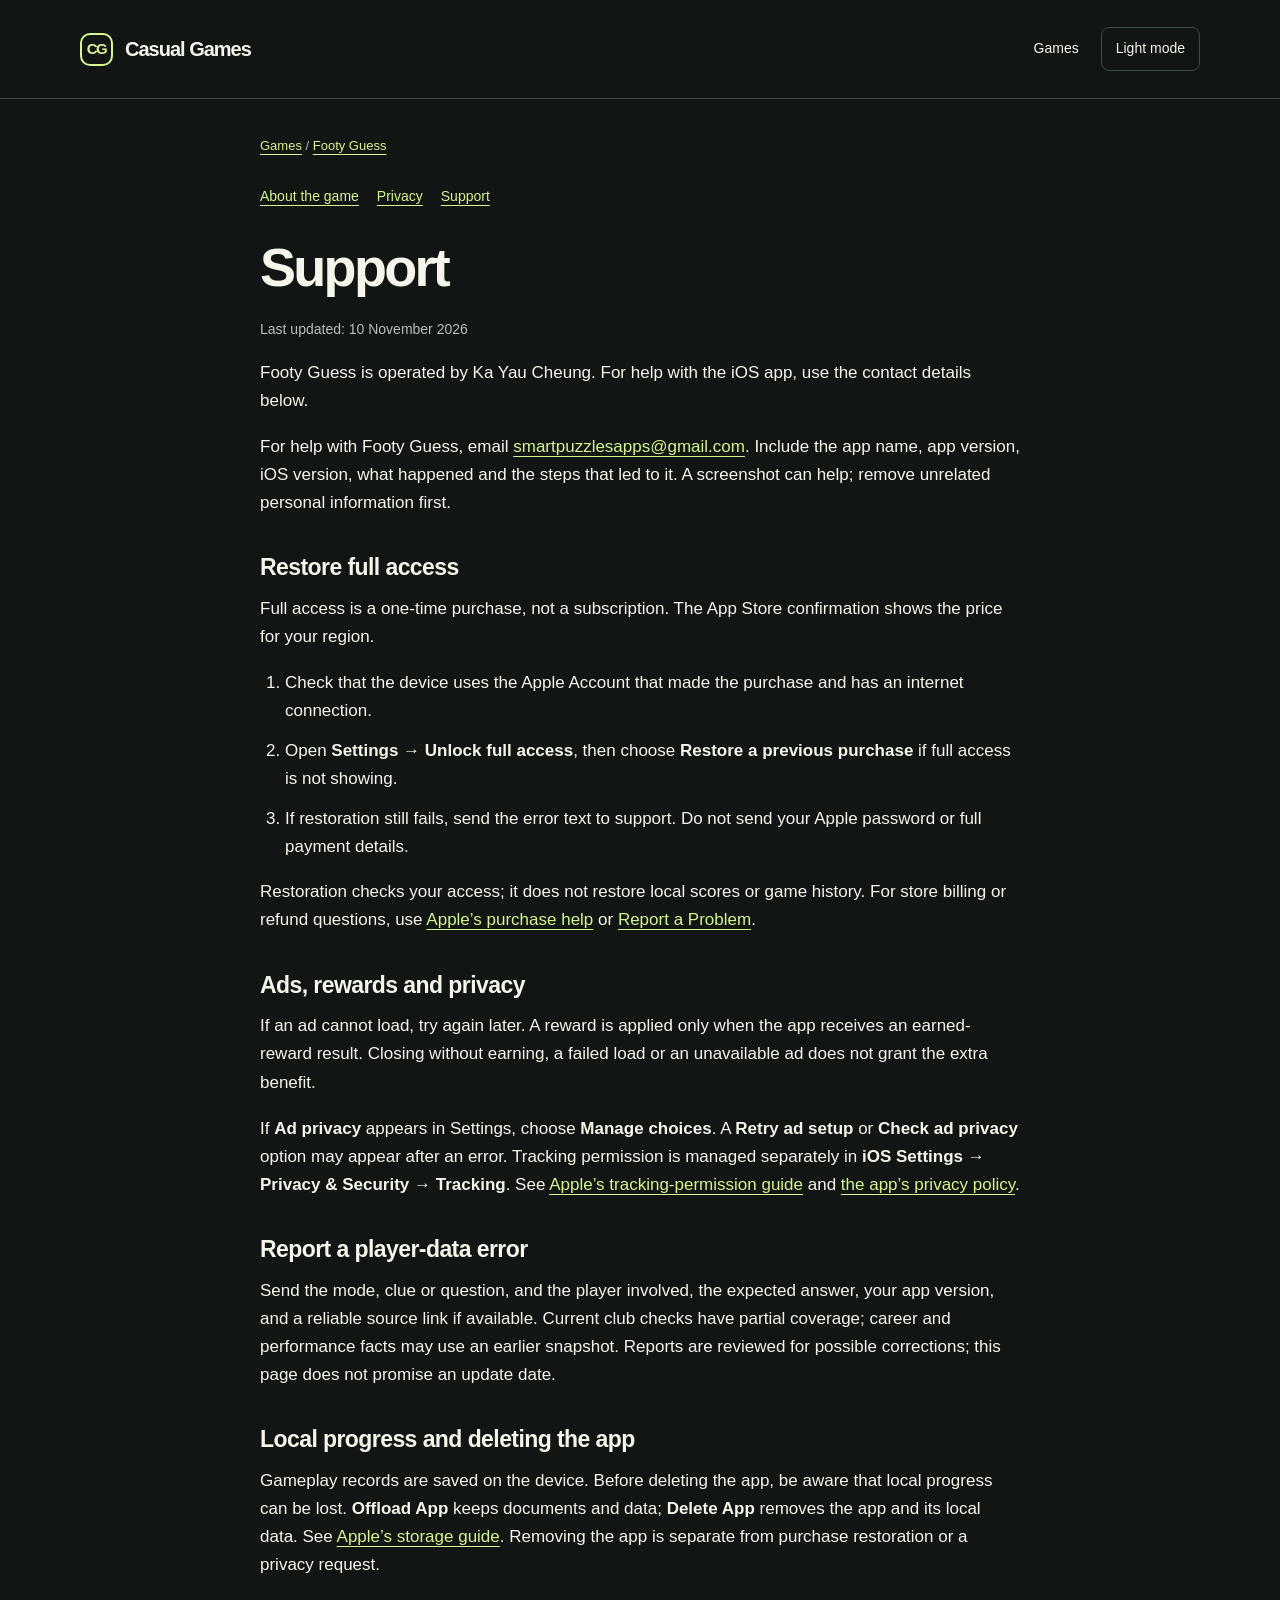
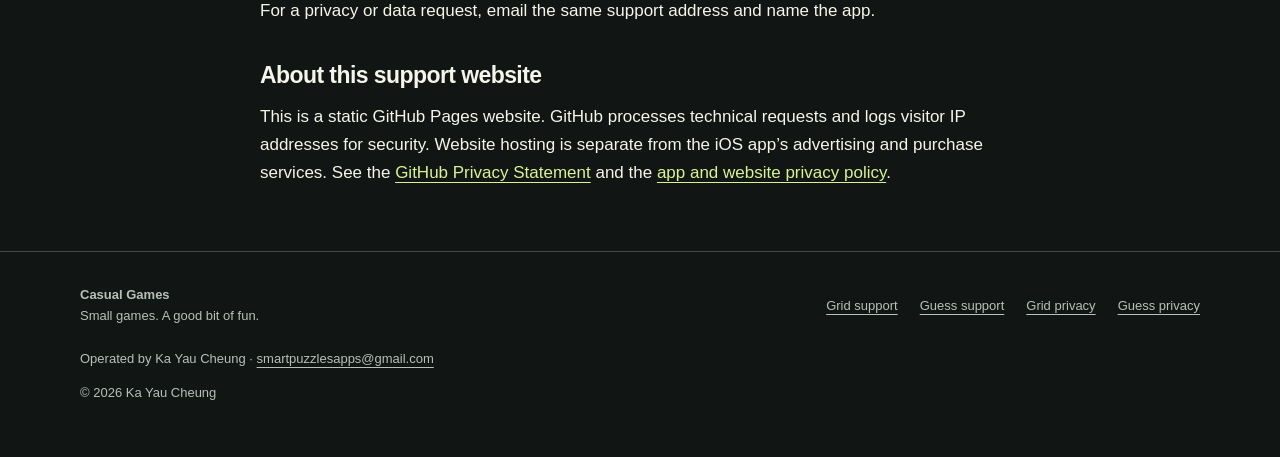
<file: footy-guess/support/index.html>
<!doctype html>
<html lang="en" data-theme="dark">
<head>
<meta charset="utf-8">
<meta name="viewport" content="width=device-width,initial-scale=1">
<meta name="color-scheme" content="dark light">
<meta name="robots" content="index,follow">
<meta name="description" content="Footy Guess support information for the iOS app, operated by Ka Yau Cheung.">
<meta http-equiv="Content-Security-Policy" content="default-src 'none'; script-src 'self'; style-src 'self'; img-src 'self'; base-uri 'none'; form-action 'none'">
<title>Footy Guess — Support · Casual Games</title>
<link rel="canonical" href="https://smartpuzzles.github.io/casual-games/footy-guess/support/">
<link rel="icon" href="../../assets/favicon.svg" type="image/svg+xml">
<link rel="stylesheet" href="../../assets/site.css">
<script src="../../assets/theme.js"></script>
</head>
<body>
<a class="skip" href="#main">Skip to content</a>
<header class="site-header"><div class="wrap header-inner"><a class="brand" href="../../index.html" aria-label="Casual Games home"><span class="brand-mark" aria-hidden="true">CG</span>Casual Games</a><nav class="site-nav" aria-label="Main navigation"><a href="../../index.html#games">Games</a><button class="theme-toggle" type="button" data-theme-toggle hidden>Light mode</button></nav></div></header>
<main id="main" class="wrap legal">
<p class="breadcrumbs"><a href="../../index.html#games">Games</a> / <a href="../">Footy Guess</a></p><nav class="legal-nav" aria-label="Footy Guess information"><a href="../">About the game</a><a href="../privacy/">Privacy</a><a href="../support/">Support</a></nav><h1>Support</h1>
<p class="intro">Last updated: 10 November 2026</p>
<p>Footy Guess is operated by Ka Yau Cheung. For help with the iOS app, use the contact details below.</p>
<p>For help with Footy Guess, email <a class="contact" href="mailto:smartpuzzlesapps@gmail.com">smartpuzzlesapps@gmail.com</a>. Include the app name, app version, iOS version, what happened and the steps that led to it. A screenshot can help; remove unrelated personal information first.</p>
<h2>Restore full access</h2>
<p>Full access is a one-time purchase, not a subscription. The App Store confirmation shows the price for your region.</p>
<ol><li>Check that the device uses the Apple Account that made the purchase and has an internet connection.</li><li>Open <strong>Settings → Unlock full access</strong>, then choose <strong>Restore a previous purchase</strong> if full access is not showing.</li><li>If restoration still fails, send the error text to support. Do not send your Apple password or full payment details.</li></ol>
<p>Restoration checks your access; it does not restore local scores or game history. For store billing or refund questions, use <a href="https://support.apple.com/en-us/108096" rel="noreferrer">Apple’s purchase help</a> or <a href="https://reportaproblem.apple.com/" rel="noreferrer">Report a Problem</a>.</p>
<h2>Ads, rewards and privacy</h2>
<p>If an ad cannot load, try again later. A reward is applied only when the app receives an earned-reward result. Closing without earning, a failed load or an unavailable ad does not grant the extra benefit.</p>
<p>If <strong>Ad privacy</strong> appears in Settings, choose <strong>Manage choices</strong>. A <strong>Retry ad setup</strong> or <strong>Check ad privacy</strong> option may appear after an error. Tracking permission is managed separately in <strong>iOS Settings → Privacy &amp; Security → Tracking</strong>. See <a href="https://support.apple.com/en-gb/102420" rel="noreferrer">Apple’s tracking-permission guide</a> and <a href="../privacy/">the app’s privacy policy</a>.</p>
<h2>Report a player-data error</h2>
<p>Send the mode, clue or question, and the player involved, the expected answer, your app version, and a reliable source link if available. Current club checks have partial coverage; career and performance facts may use an earlier snapshot. Reports are reviewed for possible corrections; this page does not promise an update date.</p>
<h2>Local progress and deleting the app</h2>
<p>Gameplay records are saved on the device. Before deleting the app, be aware that local progress can be lost. <strong>Offload App</strong> keeps documents and data; <strong>Delete App</strong> removes the app and its local data. See <a href="https://support.apple.com/en-us/108429" rel="noreferrer">Apple’s storage guide</a>. Removing the app is separate from purchase restoration or a privacy request.</p>
<p>For a privacy or data request, email the same support address and name the app. </p>
<h2>About this support website</h2>
<p>This is a static GitHub Pages website. GitHub processes technical requests and logs visitor IP addresses for security. Website hosting is separate from the iOS app’s advertising and purchase services. See the <a href="https://docs.github.com/en/site-policy/privacy-policies/github-general-privacy-statement" rel="noreferrer">GitHub Privacy Statement</a> and the <a href="../privacy/">app and website privacy policy</a>.</p>
</main>
<footer class="site-footer"><div class="wrap"><div class="footer-top"><div><strong>Casual Games</strong><br>Small games. A good bit of fun.</div><nav class="footer-links" aria-label="App information"><a href="../../footy-grid/support/">Grid support</a><a href="../../footy-guess/support/">Guess support</a><a href="../../footy-grid/privacy/">Grid privacy</a><a href="../../footy-guess/privacy/">Guess privacy</a></nav></div><p class="footer-contact">Operated by Ka Yau Cheung · <a href="mailto:smartpuzzlesapps@gmail.com">smartpuzzlesapps@gmail.com</a></p><p>© 2026 Ka Yau Cheung</p></div></footer>
</body>
</html>
</file>
<file: assets/site.css>
*{box-sizing:border-box}html{color-scheme:dark;--bg:#111513;--surface:#1a211d;--surface-raised:#222c25;--text:#f5f5eb;--muted:#b7c1b8;--line:#3d4c41;--accent:#d8f492;--accent-text:#17210d;--link:#d8f492;--coral:#ffb4a2;scroll-behavior:smooth}html[data-theme="light"]{color-scheme:light;--bg:#f6f5ef;--surface:#fffef8;--surface-raised:#e9eee3;--text:#18251c;--muted:#4c5c50;--line:#bac7b9;--accent:#345819;--accent-text:#fffef8;--link:#345819;--coral:#963a26}body{margin:0;background:var(--bg);color:var(--text);font:17px/1.65 -apple-system,BlinkMacSystemFont,"Segoe UI",sans-serif}a{color:var(--link);text-underline-offset:4px}a:hover{text-decoration-thickness:2px}a,button{-webkit-tap-highlight-color:transparent}a:focus-visible,button:focus-visible{outline:3px solid var(--coral);outline-offset:5px}button{font:inherit;cursor:pointer}button[hidden]{display:none}.wrap{width:min(1120px,100% - 48px);margin-inline:auto}.skip{position:absolute;left:20px;top:-100px;background:var(--accent);color:var(--accent-text);padding:12px 18px;z-index:10}.skip:focus{top:12px}.site-header{border-bottom:1px solid var(--line)}.header-inner{min-height:98px;display:flex;align-items:center;justify-content:space-between;gap:24px}.brand{display:inline-flex;align-items:center;gap:12px;color:var(--text);font-weight:850;font-size:20px;letter-spacing:-.05em;text-decoration:none}.brand-mark{width:33px;height:33px;border:2px solid var(--accent);border-radius:10px;display:grid;place-items:center;font-size:15px;letter-spacing:-.1em;color:var(--accent)}.site-nav{display:flex;gap:8px;align-items:center}.site-nav a,.theme-toggle{min-height:44px;display:inline-flex;align-items:center;justify-content:center;padding:8px 14px;border-radius:8px;color:var(--text);font-size:14px;text-decoration:none}.theme-toggle{border:1px solid var(--line);background:transparent}.site-nav a:hover,.theme-toggle:hover{background:var(--surface-raised)}.eyebrow{color:var(--coral);font-size:12px;font-weight:750;letter-spacing:.18em;text-transform:uppercase}.hero{padding:82px 0 68px;max-width:900px}.hero h1{font-size:clamp(46px,7.6vw,86px);line-height:1.01;letter-spacing:-.065em;font-weight:850;margin:18px 0 26px;text-wrap:balance}.hero h1 span{color:var(--accent)}.hero p{max-width:600px;color:var(--muted);font-size:20px;line-height:1.6}.section-top{display:flex;align-items:baseline;justify-content:space-between;gap:20px;margin:0 0 20px}.section-top h2{font-size:24px;letter-spacing:-.03em;margin:0}.small{font-size:14px;color:var(--muted)}.game-grid{display:grid;grid-template-columns:repeat(2,minmax(0,1fr));gap:24px}.game-card{border:1px solid var(--line);border-radius:20px;overflow:hidden;background:var(--surface)}.card-art{position:relative;min-height:230px;display:flex;align-items:center;justify-content:center;background:radial-gradient(ellipse at 50% 110%,var(--surface-raised),transparent 68%);border-bottom:1px solid var(--line)}.card-art:before{content:"";position:absolute;inset:24px;border:1px solid var(--line);border-radius:12px;opacity:.5}.card-art img{width:138px;height:138px;border-radius:28px;position:relative;box-shadow:0 12px 35px #0003}.card-number{position:absolute;top:22px;left:24px;font-size:12px;color:var(--muted);letter-spacing:.1em}.card-body{padding:30px}.card-body h3{font-size:30px;letter-spacing:-.04em;margin:12px 0}.card-body p{color:var(--muted);margin:0 0 24px;min-height:3.3em}.tag{display:inline-block;font-size:11px;letter-spacing:.08em;text-transform:uppercase;padding:5px 9px;border:1px solid var(--line);border-radius:5px;color:var(--muted)}.button{display:inline-flex;align-items:center;justify-content:center;gap:16px;min-height:48px;padding:11px 18px;border:1px solid var(--line);border-radius:8px;font-size:14px;font-weight:700;text-decoration:none;color:var(--text);transition:background-color .18s,color .18s}.button:hover{background:var(--accent);border-color:var(--accent);color:var(--accent-text)}.button.primary{background:var(--accent);border-color:var(--accent);color:var(--accent-text)}.button.primary:hover{filter:brightness(.94)}.status{display:flex;align-items:center;gap:9px;font-size:12px;color:var(--muted);margin:20px 0 0}.status:before{content:"";width:6px;height:6px;border-radius:50%;background:var(--coral)}.quiet-section{margin:64px 0 72px;padding:30px 0;border-top:1px solid var(--line);display:grid;grid-template-columns:1fr 1.5fr;gap:40px}.quiet-section h2{font-size:24px;letter-spacing:-.03em;margin:0}.quiet-section p{margin:0;color:var(--muted)}.site-footer{border-top:1px solid var(--line);padding:32px 0 40px;margin-top:50px;font-size:13px;color:var(--muted)}.footer-top{display:flex;justify-content:space-between;gap:32px;align-items:start}.footer-links{display:flex;gap:22px;flex-wrap:wrap}.footer-links a{min-height:44px;display:inline-flex;align-items:center}.footer-contact{margin-top:20px}.site-footer a{color:var(--muted)}.breadcrumbs{font-size:13px;color:var(--muted);margin:32px 0}.app-hero{display:grid;grid-template-columns:1.4fr 1fr;gap:50px;align-items:center;padding:30px 0 60px}.app-hero h1{font-size:clamp(48px,7vw,76px);line-height:1.06;letter-spacing:-.065em;margin:18px 0 20px}.app-hero .lead{font-size:21px;color:var(--muted);max-width:620px}.app-icon-stage{display:grid;place-items:center;min-height:320px;border:1px solid var(--line);border-radius:24px;background:radial-gradient(ellipse at bottom,var(--surface-raised),var(--surface))}.app-icon-stage img{width:196px;height:196px;border-radius:40px;box-shadow:0 16px 44px #0003}.meta-row{display:flex;gap:12px;flex-wrap:wrap;margin-top:28px}.feature-section{padding:40px 0;border-top:1px solid var(--line)}.feature-section h2{font-size:30px;letter-spacing:-.04em;margin:0 0 24px}.feature-grid{display:grid;grid-template-columns:repeat(3,minmax(0,1fr));gap:30px}.feature-grid h3{font-size:19px;margin:0 0 10px}.feature-grid p{font-size:16px;color:var(--muted);margin:0}.feature-number{color:var(--coral);font-size:12px;letter-spacing:.12em;margin-bottom:16px}.availability{background:var(--surface);border:1px solid var(--line);border-radius:16px;padding:32px;margin:32px 0}.availability h2{font-size:26px;margin:0 0 10px;letter-spacing:-.04em}.availability p{color:var(--muted);margin:0 0 12px}.link-row{display:flex;gap:24px;flex-wrap:wrap}.legal{max-width:760px;margin:36px auto 64px}.legal h1{font-size:clamp(38px,6vw,54px);line-height:1.1;letter-spacing:-.05em;margin:20px 0}.legal h2{font-size:23px;line-height:1.3;margin:36px 0 12px;letter-spacing:-.025em}.legal p{margin:0 0 18px}.legal .intro{color:var(--muted);font-size:14px}.legal ul,.legal ol{padding-left:25px}.legal li{margin-bottom:12px}.contact{overflow-wrap:anywhere}.legal-nav{display:flex;gap:18px;flex-wrap:wrap;font-size:14px}.legal-nav a{min-height:44px;display:inline-flex;align-items:center}.footer-contact a{overflow-wrap:anywhere}@media(max-width:760px){.wrap{width:min(1120px,100% - 36px)}.header-inner{min-height:84px;gap:10px}.brand{font-size:17px;gap:8px}.brand-mark{width:29px;height:29px;font-size:13px}.site-nav{gap:0}.site-nav a,.theme-toggle{padding:8px 10px;font-size:12px}.hero{padding:58px 0 48px}.hero p{font-size:18px}.game-grid{grid-template-columns:1fr;gap:22px}.card-art{min-height:210px}.card-body p{min-height:0}.quiet-section{grid-template-columns:1fr;gap:16px;margin:46px 0}.app-hero{grid-template-columns:1fr;gap:28px;padding:8px 0 40px}.app-icon-stage{min-height:240px;grid-row:1}.app-icon-stage img{width:150px;height:150px;border-radius:31px}.app-hero .lead{font-size:19px}.feature-grid{grid-template-columns:1fr;gap:30px}.footer-top{display:block}.footer-links{margin-top:22px;gap:18px}.section-top{align-items:start}.section-top .small{text-align:right}.availability{padding:24px}.legal{margin-top:20px}.site-footer{margin-top:38px}}@media(max-width:380px){.brand-mark{display:none}.site-nav a,.theme-toggle{padding-inline:8px}.card-body{padding:24px}.hero h1{font-size:44px}}@media(prefers-reduced-motion:reduce){html{scroll-behavior:auto}*,*:before,*:after{transition:none!important}}
</file>
